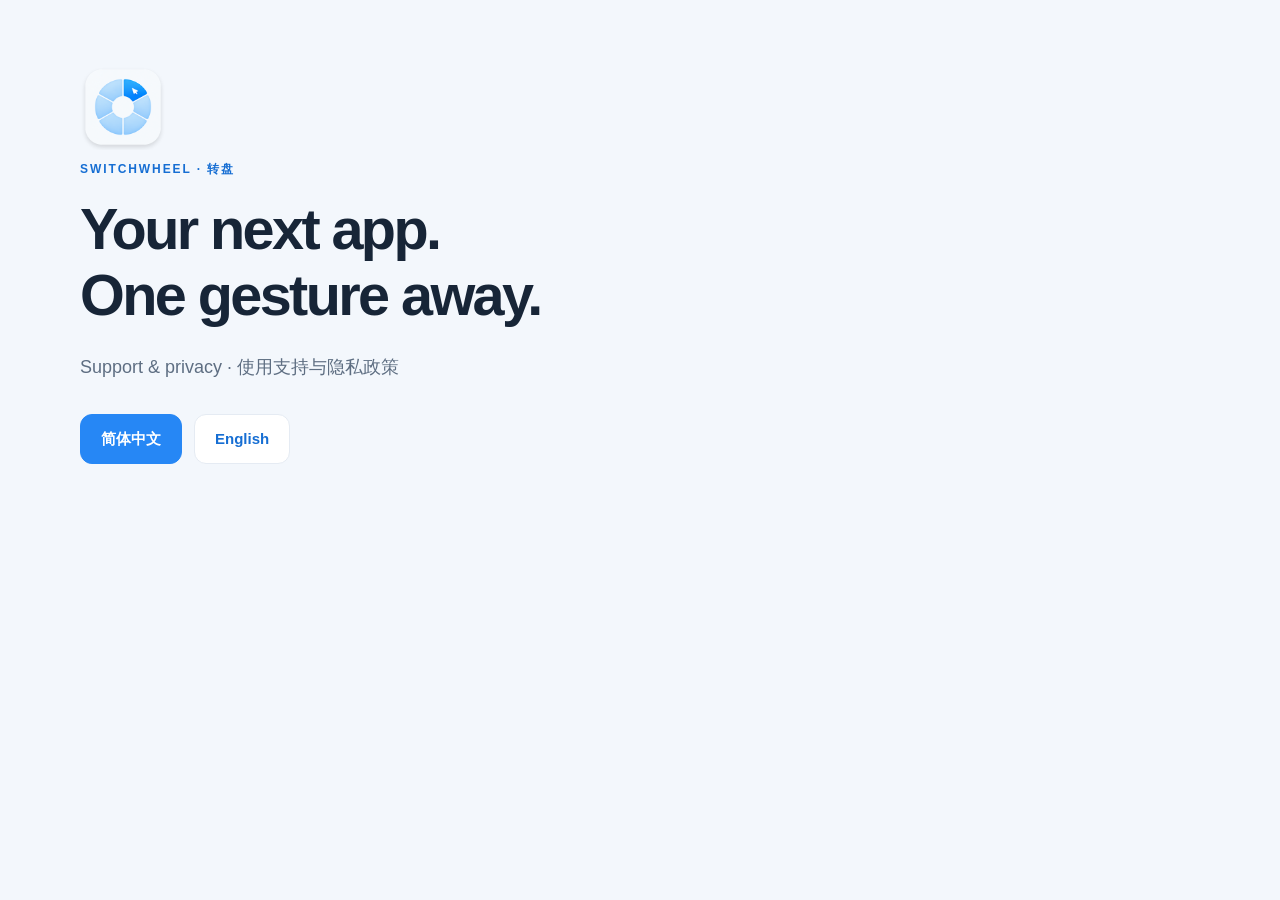
<file: index.html>
<!doctype html><html lang="en"><head><meta charset="utf-8"><meta name="viewport" content="width=device-width, initial-scale=1"><title>SwitchWheel · 转盘</title><meta name="description" content="SwitchWheel support and privacy policy in English and Simplified Chinese."><link rel="icon" href="assets/icon.png"><link rel="stylesheet" href="assets/style.css?v=47cbedd91d"></head><body><main class="wrap"><div class="privacy-hero"><img src="assets/icon.png" width="86" height="86" alt="SwitchWheel"><p class="eyebrow">SWITCHWHEEL · 转盘</p><h1>Your next app.<br>One gesture away.</h1><p class="lede">Support &amp; privacy · 使用支持与隐私政策</p><div class="buttons"><a class="button" href="zh-Hans/support.html" lang="zh-Hans">简体中文</a><a class="button secondary" href="en/support.html" lang="en">English</a></div></div></main></body></html>
</file>
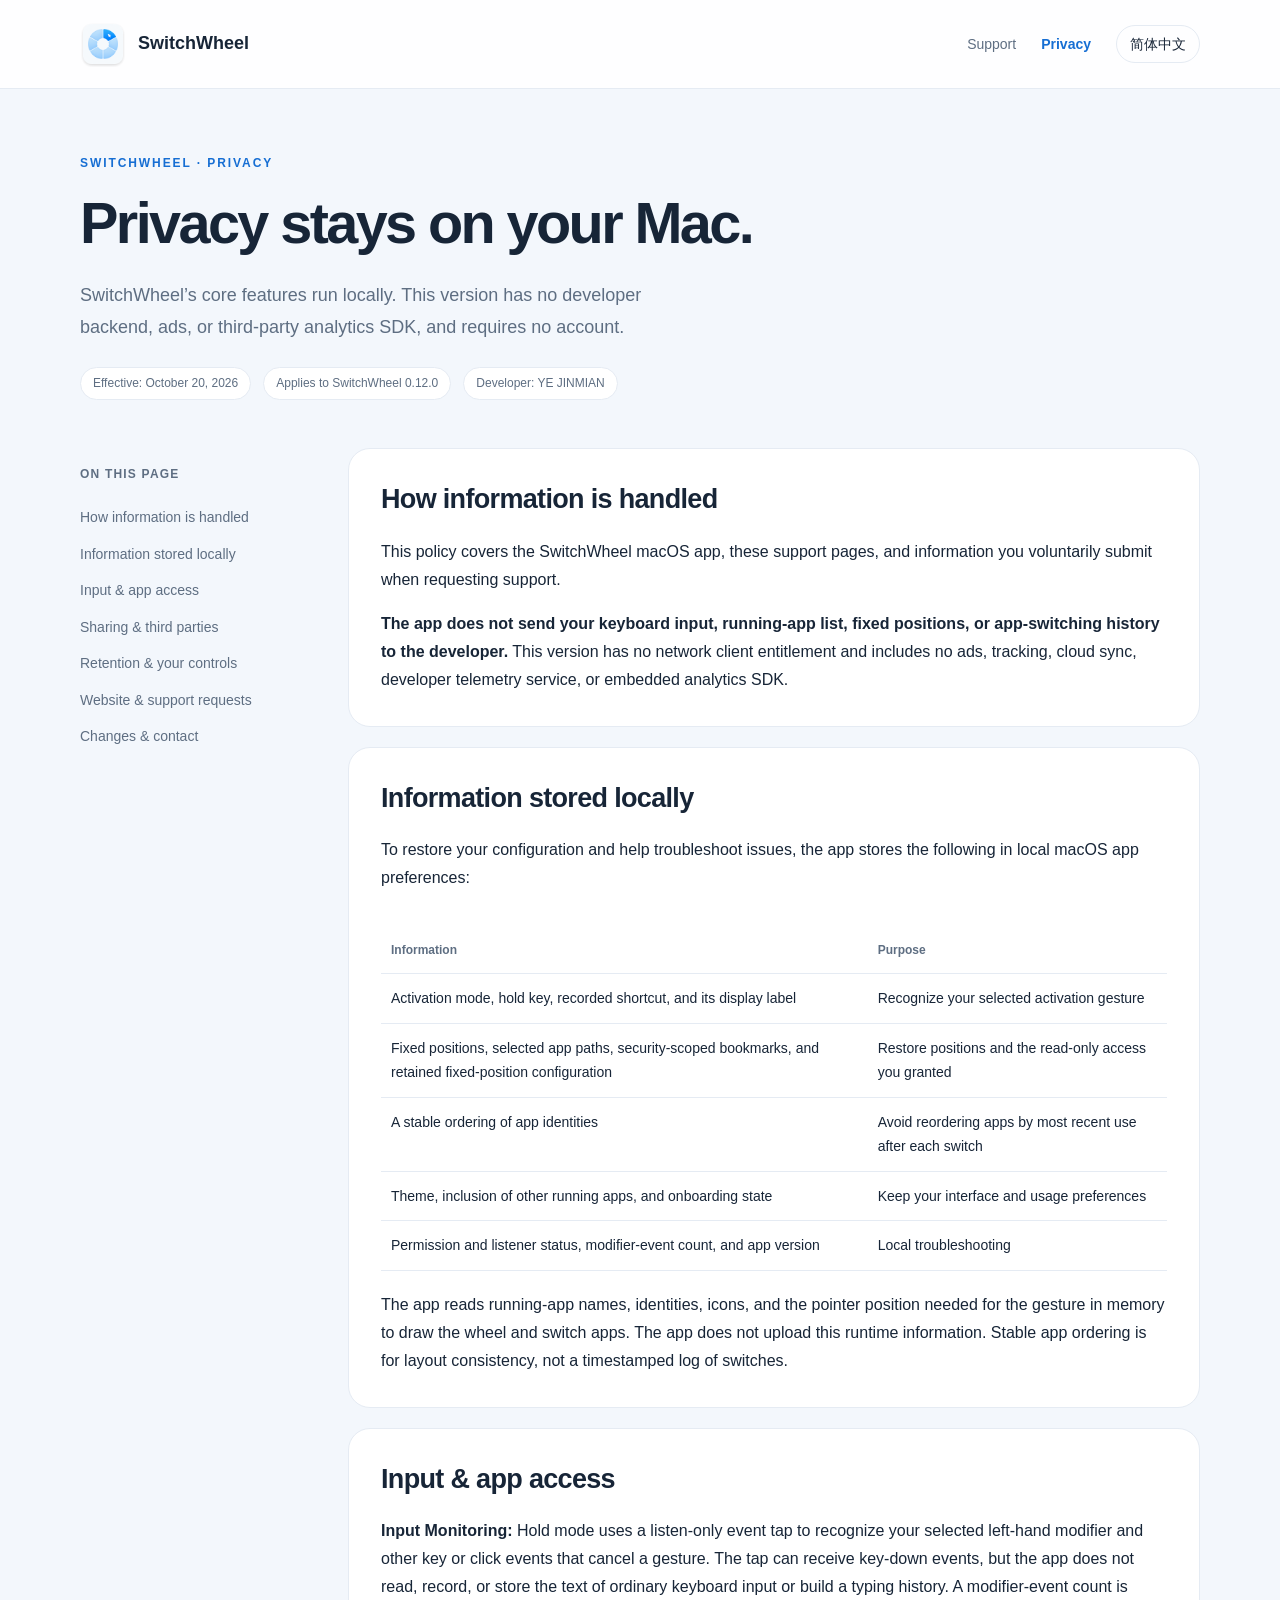
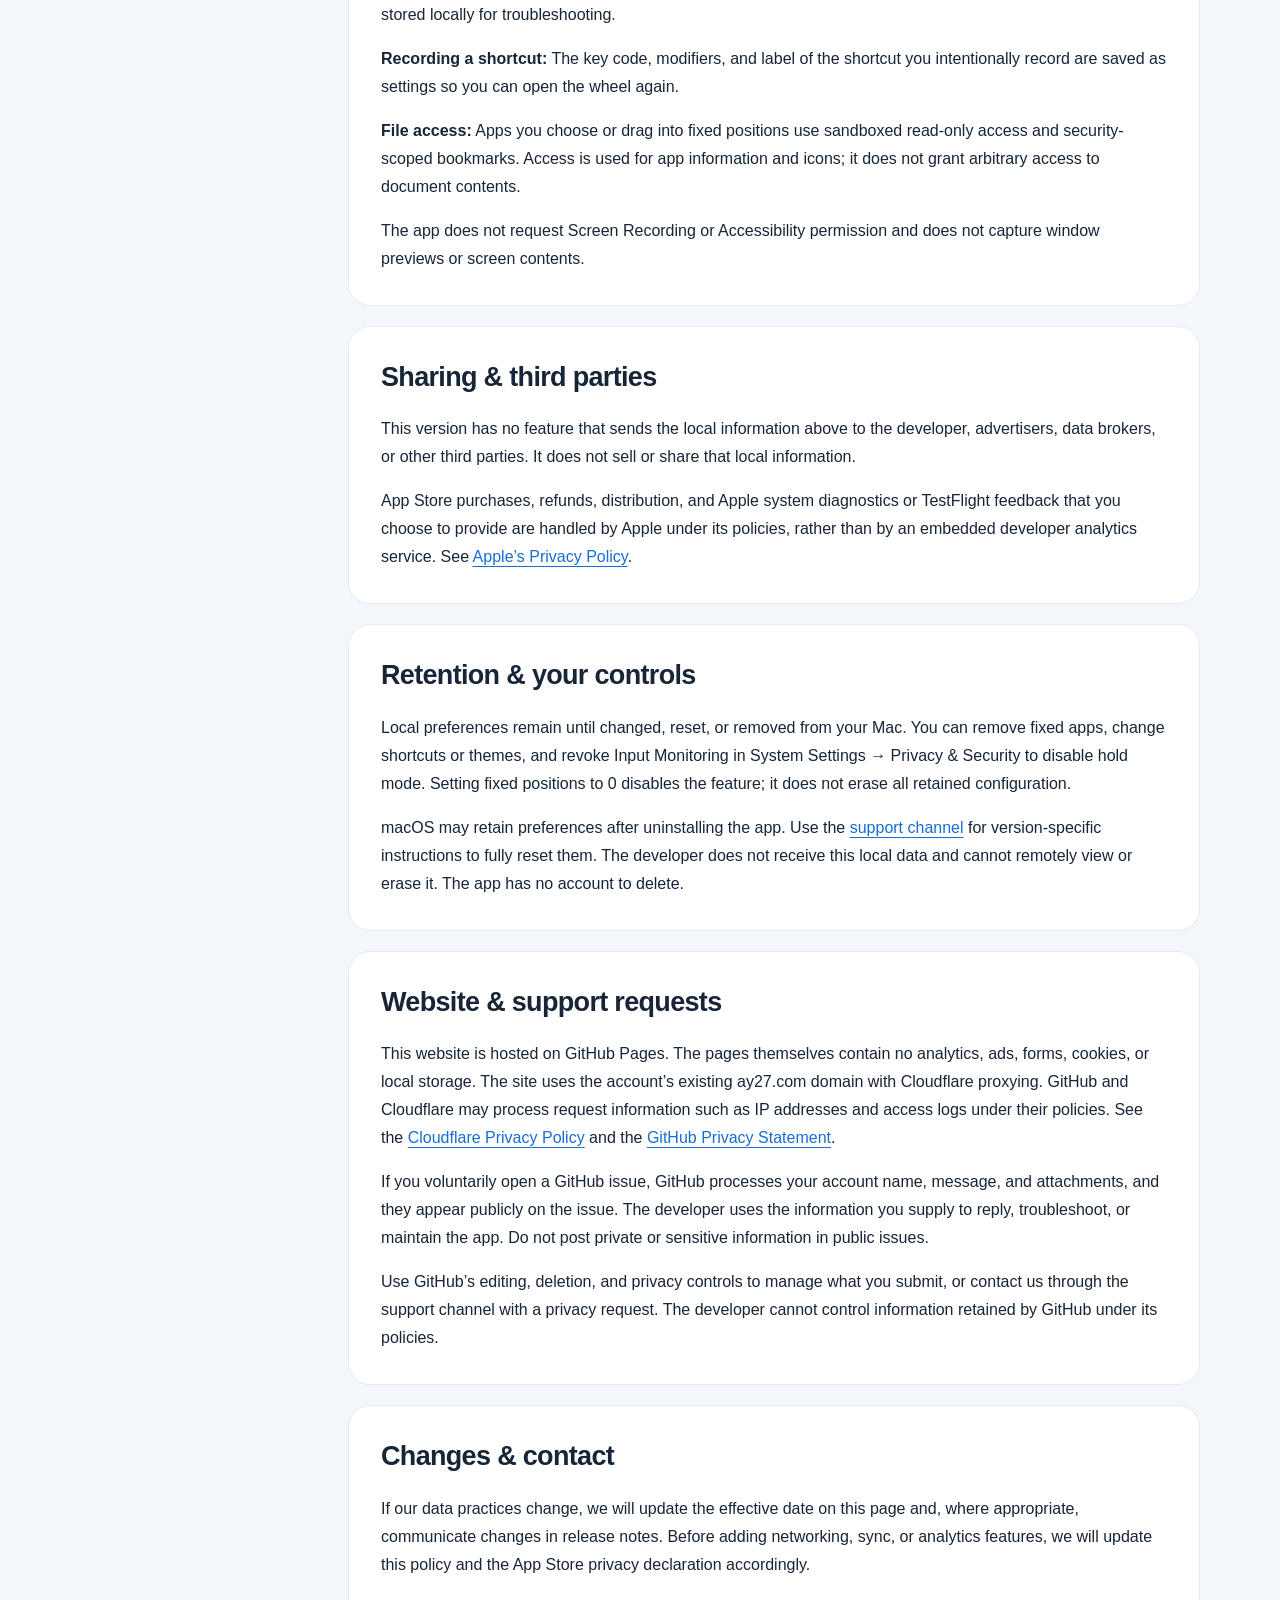
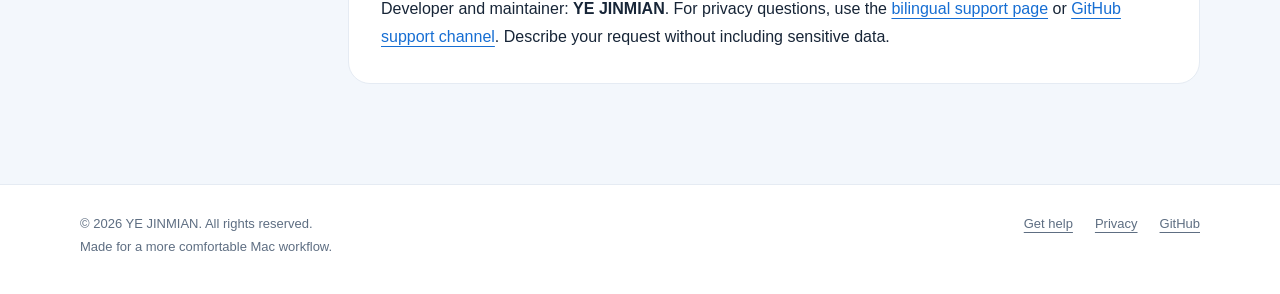
<file: en/privacy.html>
<!doctype html>
<html lang="en"><head><meta charset="utf-8"><meta name="viewport" content="width=device-width, initial-scale=1"><meta name="description" content="Privacy"><meta name="theme-color" content="#f3f7fc"><title>Privacy · SwitchWheel</title><link rel="icon" href="../assets/icon.png"><link rel="stylesheet" href="../assets/style.css?v=47cbedd91d"><link rel="alternate" hreflang="zh-Hans" href="../zh-Hans/privacy.html"><link rel="alternate" hreflang="en" href="../en/privacy.html"></head>
<body><header><nav class="wrap" aria-label="Main navigation"><a class="brand" href="support.html"><img src="../assets/icon.png" width="46" height="46" alt=""><span>SwitchWheel</span></a><div class="links"><a href="support.html" >Support</a><a href="privacy.html" aria-current="page">Privacy</a><a class="language" href="../zh-Hans/privacy.html" lang="zh-Hans" hreflang="zh-Hans">简体中文</a></div></nav></header><main class="wrap" id="main"><div class="privacy-hero"><p class="eyebrow">SWITCHWHEEL · PRIVACY</p><h1>Privacy stays on your Mac.</h1><p class="lede">SwitchWheel’s core features run locally. This version has no developer backend, ads, or third-party analytics SDK, and requires no account.</p><div class="meta"><span class="tag">Effective: October 20, 2026</span><span class="tag">Applies to SwitchWheel 0.12.0</span><span class="tag">Developer: YE JINMIAN</span></div></div><div class="content-grid"><aside class="toc" aria-label="On this page"><strong>On this page</strong><a href="#overview">How information is handled</a><a href="#local">Information stored locally</a><a href="#input">Input & app access</a><a href="#sharing">Sharing & third parties</a><a href="#retention">Retention & your controls</a><a href="#website">Website & support requests</a><a href="#changes">Changes & contact</a></aside><article class="article"><section id="overview"><h2>How information is handled</h2><p>This policy covers the SwitchWheel macOS app, these support pages, and information you voluntarily submit when requesting support.</p><p><strong>The app does not send your keyboard input, running-app list, fixed positions, or app-switching history to the developer.</strong> This version has no network client entitlement and includes no ads, tracking, cloud sync, developer telemetry service, or embedded analytics SDK.</p></section><section id="local"><h2>Information stored locally</h2><p>To restore your configuration and help troubleshoot issues, the app stores the following in local macOS app preferences:</p><div class="table-wrap"><table><thead><tr><th>Information</th><th>Purpose</th></tr></thead><tbody><tr><td>Activation mode, hold key, recorded shortcut, and its display label</td><td>Recognize your selected activation gesture</td></tr><tr><td>Fixed positions, selected app paths, security-scoped bookmarks, and retained fixed-position configuration</td><td>Restore positions and the read-only access you granted</td></tr><tr><td>A stable ordering of app identities</td><td>Avoid reordering apps by most recent use after each switch</td></tr><tr><td>Theme, inclusion of other running apps, and onboarding state</td><td>Keep your interface and usage preferences</td></tr><tr><td>Permission and listener status, modifier-event count, and app version</td><td>Local troubleshooting</td></tr></tbody></table></div><p>The app reads running-app names, identities, icons, and the pointer position needed for the gesture in memory to draw the wheel and switch apps. The app does not upload this runtime information. Stable app ordering is for layout consistency, not a timestamped log of switches.</p></section><section id="input"><h2>Input & app access</h2><p><strong>Input Monitoring:</strong> Hold mode uses a listen-only event tap to recognize your selected left-hand modifier and other key or click events that cancel a gesture. The tap can receive key-down events, but the app does not read, record, or store the text of ordinary keyboard input or build a typing history. A modifier-event count is stored locally for troubleshooting.</p><p><strong>Recording a shortcut:</strong> The key code, modifiers, and label of the shortcut you intentionally record are saved as settings so you can open the wheel again.</p><p><strong>File access:</strong> Apps you choose or drag into fixed positions use sandboxed read-only access and security-scoped bookmarks. Access is used for app information and icons; it does not grant arbitrary access to document contents.</p><p>The app does not request Screen Recording or Accessibility permission and does not capture window previews or screen contents.</p></section><section id="sharing"><h2>Sharing & third parties</h2><p>This version has no feature that sends the local information above to the developer, advertisers, data brokers, or other third parties. It does not sell or share that local information.</p><p>App Store purchases, refunds, distribution, and Apple system diagnostics or TestFlight feedback that you choose to provide are handled by Apple under its policies, rather than by an embedded developer analytics service. See <a href="https://www.apple.com/legal/privacy/">Apple’s Privacy Policy</a>.</p></section><section id="retention"><h2>Retention & your controls</h2><p>Local preferences remain until changed, reset, or removed from your Mac. You can remove fixed apps, change shortcuts or themes, and revoke Input Monitoring in System Settings → Privacy &amp; Security to disable hold mode. Setting fixed positions to 0 disables the feature; it does not erase all retained configuration.</p><p>macOS may retain preferences after uninstalling the app. Use the <a href="support.html#contact">support channel</a> for version-specific instructions to fully reset them. The developer does not receive this local data and cannot remotely view or erase it. The app has no account to delete.</p></section><section id="website"><h2>Website & support requests</h2><p>This website is hosted on GitHub Pages. The pages themselves contain no analytics, ads, forms, cookies, or local storage. The site uses the account’s existing ay27.com domain with Cloudflare proxying. GitHub and Cloudflare may process request information such as IP addresses and access logs under their policies. See the <a href="https://www.cloudflare.com/privacypolicy/">Cloudflare Privacy Policy</a> and the <a href="https://docs.github.com/en/site-policy/privacy-policies/github-privacy-statement">GitHub Privacy Statement</a>.</p><p>If you voluntarily open a GitHub issue, GitHub processes your account name, message, and attachments, and they appear publicly on the issue. The developer uses the information you supply to reply, troubleshoot, or maintain the app. Do not post private or sensitive information in public issues.</p><p>Use GitHub’s editing, deletion, and privacy controls to manage what you submit, or contact us through the support channel with a privacy request. The developer cannot control information retained by GitHub under its policies.</p></section><section id="changes"><h2>Changes & contact</h2><p>If our data practices change, we will update the effective date on this page and, where appropriate, communicate changes in release notes. Before adding networking, sync, or analytics features, we will update this policy and the App Store privacy declaration accordingly.</p><p>Developer and maintainer: <strong>YE JINMIAN</strong>. For privacy questions, use the <a href="support.html#contact">bilingual support page</a> or <a href="https://github.com/ay27/SwitchWheel-Support/issues/new">GitHub support channel</a>. Describe your request without including sensitive data.</p></section></article></div></main><footer><div class="wrap footer-row"><div><p>© 2026 YE JINMIAN. All rights reserved.</p><p>Made for a more comfortable Mac workflow.</p></div><div class="footer-links"><a href="support.html#contact">Get help</a><a href="privacy.html">Privacy</a><a href="https://github.com/ay27/SwitchWheel-Support">GitHub</a></div></div></footer></body></html>
</file>
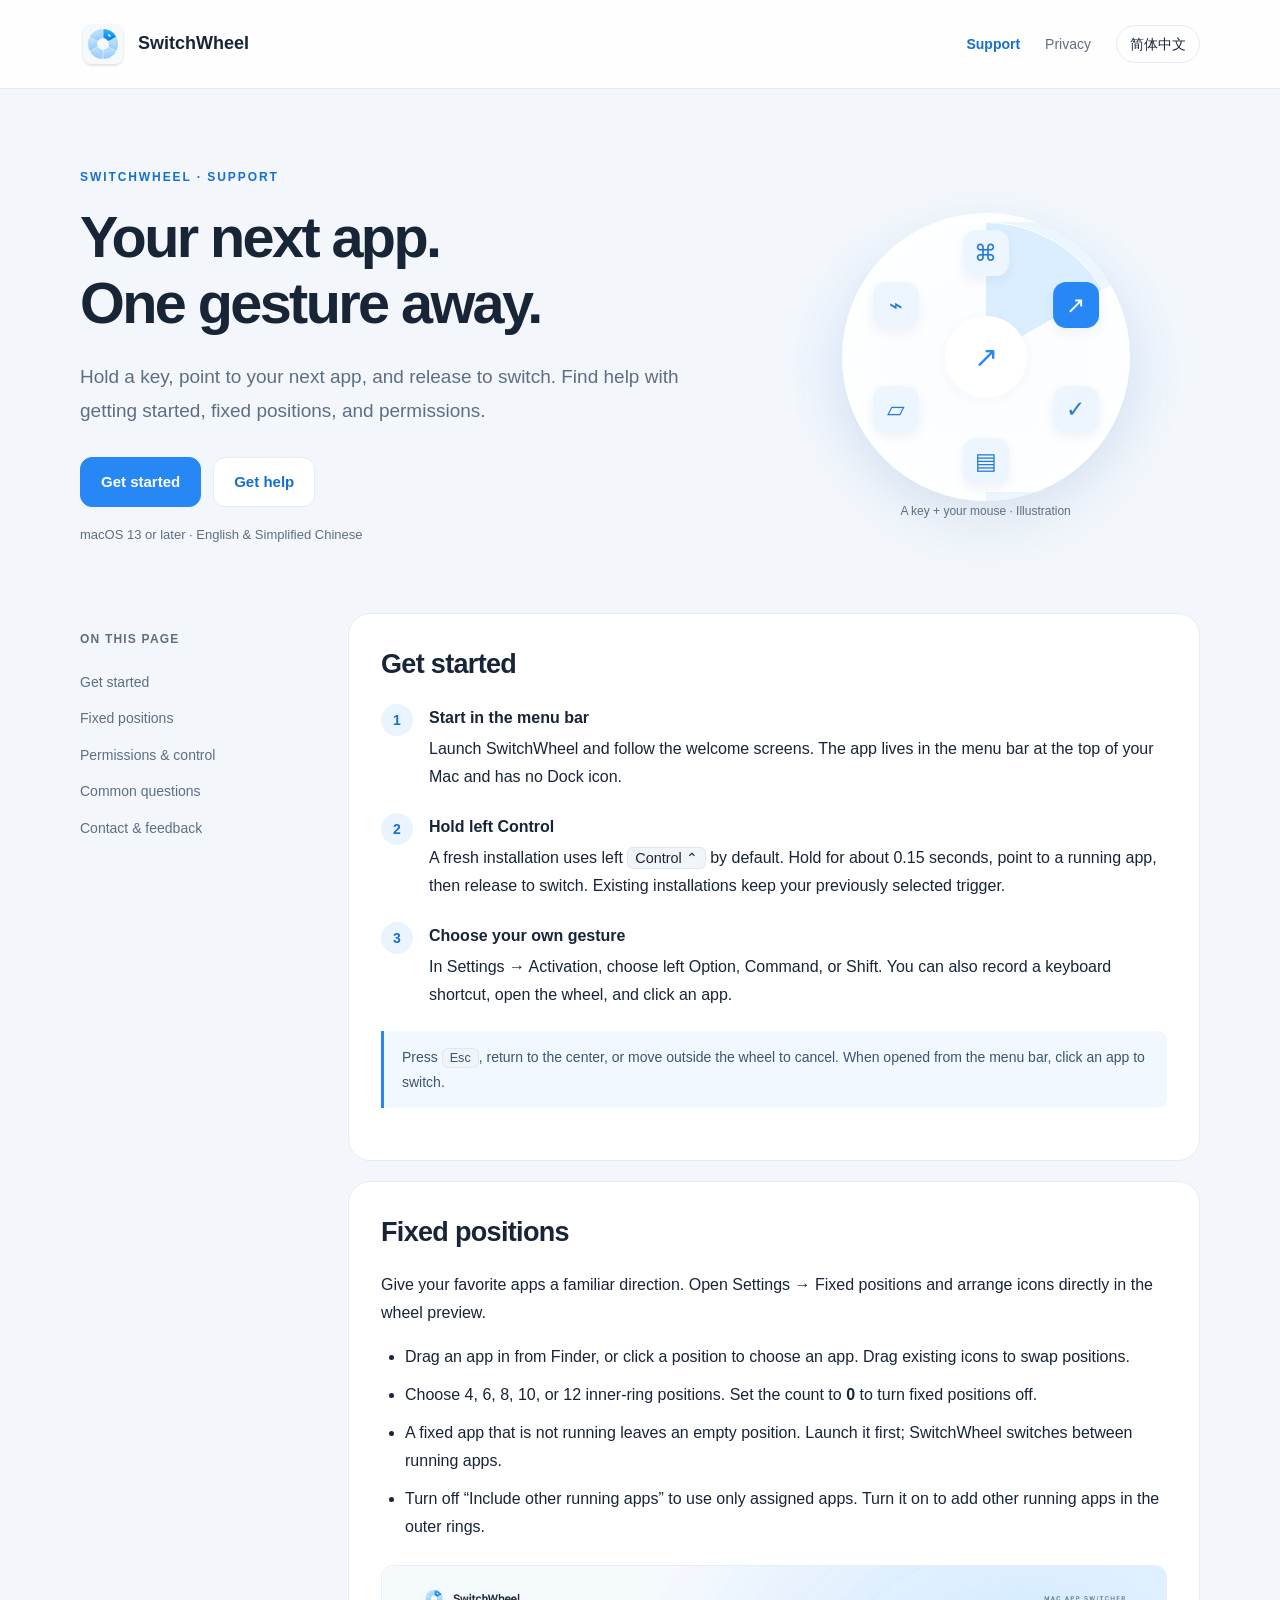
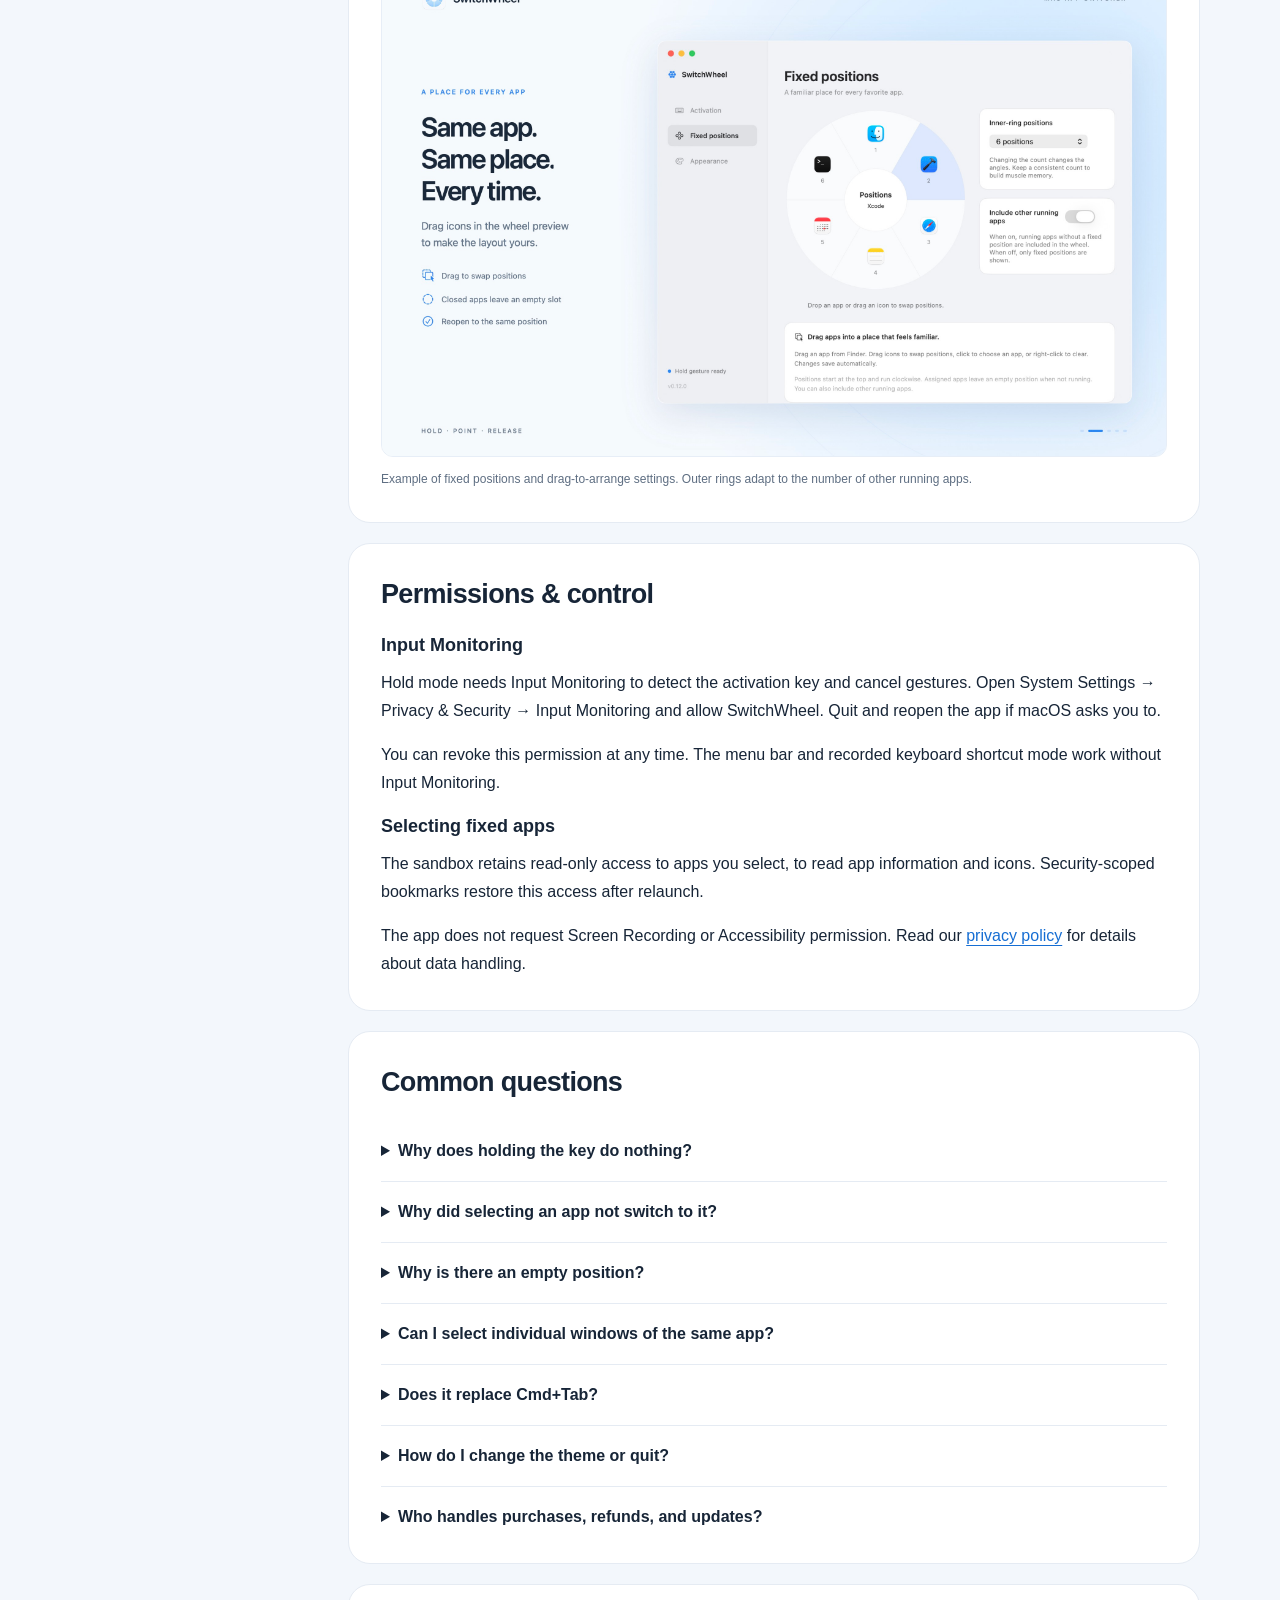
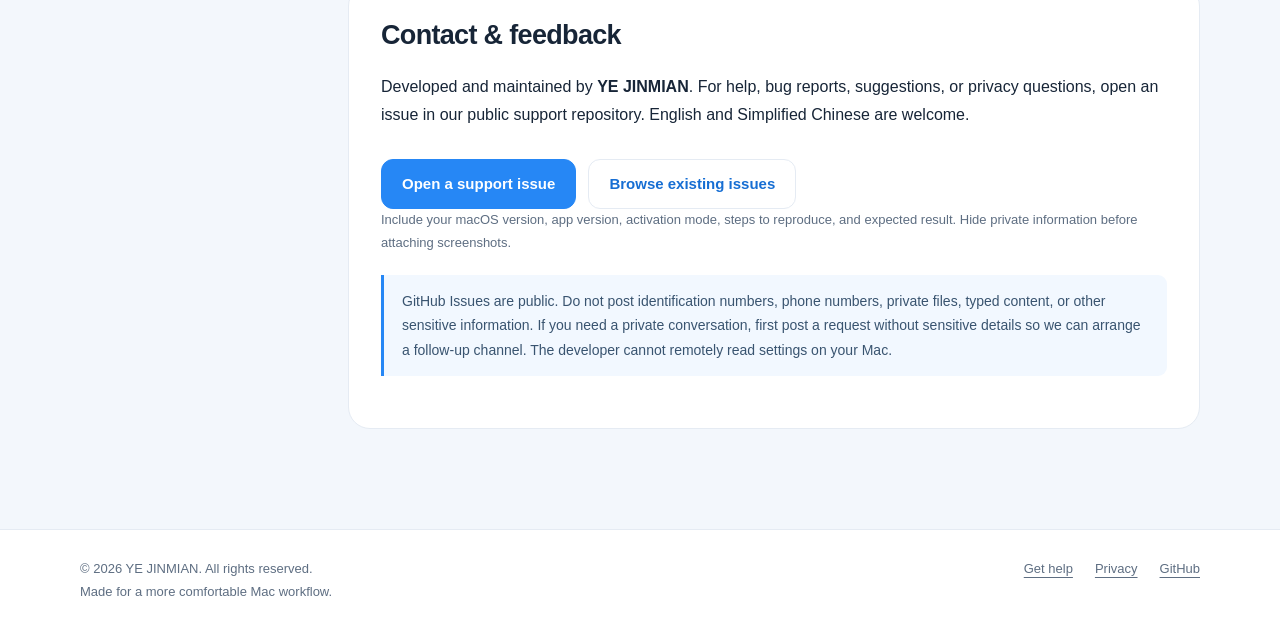
<file: en/support.html>
<!doctype html>
<html lang="en"><head><meta charset="utf-8"><meta name="viewport" content="width=device-width, initial-scale=1"><meta name="description" content="Support"><meta name="theme-color" content="#f3f7fc"><title>Support · SwitchWheel</title><link rel="icon" href="../assets/icon.png"><link rel="stylesheet" href="../assets/style.css?v=47cbedd91d"><link rel="alternate" hreflang="zh-Hans" href="../zh-Hans/support.html"><link rel="alternate" hreflang="en" href="../en/support.html"></head>
<body><header><nav class="wrap" aria-label="Main navigation"><a class="brand" href="support.html"><img src="../assets/icon.png" width="46" height="46" alt=""><span>SwitchWheel</span></a><div class="links"><a href="support.html" aria-current="page">Support</a><a href="privacy.html" >Privacy</a><a class="language" href="../zh-Hans/support.html" lang="zh-Hans" hreflang="zh-Hans">简体中文</a></div></nav></header><main class="wrap" id="main"><div class="hero"><div><p class="eyebrow">SWITCHWHEEL · SUPPORT</p><h1>Your next app.<br>One gesture away.</h1><p class="lede">Hold a key, point to your next app, and release to switch. Find help with getting started, fixed positions, and permissions.</p><div class="buttons"><a class="button" href="#start">Get started</a><a class="button secondary" href="#contact">Get help</a></div><p class="hint">macOS 13 or later · English & Simplified Chinese</p></div><div class="wheel-stage" aria-hidden="true"><div class="wheel"><span class="node " style="--angle:0deg">⌘</span><span class="node selected" style="--angle:60deg">↗</span><span class="node " style="--angle:120deg">✓</span><span class="node " style="--angle:180deg">▤</span><span class="node " style="--angle:240deg">▱</span><span class="node " style="--angle:300deg">⌁</span><div class="hub">↗</div></div><span class="wheel-caption">A key + your mouse · Illustration</span></div></div><div class="content-grid"><aside class="toc" aria-label="On this page"><strong>On this page</strong><a href="#start">Get started</a><a href="#positions">Fixed positions</a><a href="#permissions">Permissions & control</a><a href="#faq">Common questions</a><a href="#contact">Contact & feedback</a></aside><article class="article"><section id="start"><h2>Get started</h2><ol class="step-list"><li><div><strong>Start in the menu bar</strong>Launch SwitchWheel and follow the welcome screens. The app lives in the menu bar at the top of your Mac and has no Dock icon.</div></li><li><div><strong>Hold left Control</strong>A fresh installation uses left <kbd>Control ⌃</kbd> by default. Hold for about 0.15 seconds, point to a running app, then release to switch. Existing installations keep your previously selected trigger.</div></li><li><div><strong>Choose your own gesture</strong>In Settings → Activation, choose left Option, Command, or Shift. You can also record a keyboard shortcut, open the wheel, and click an app.</div></li></ol><div class="note">Press <kbd>Esc</kbd>, return to the center, or move outside the wheel to cancel. When opened from the menu bar, click an app to switch.</div></section><section id="positions"><h2>Fixed positions</h2><p>Give your favorite apps a familiar direction. Open Settings → Fixed positions and arrange icons directly in the wheel preview.</p><ul><li>Drag an app in from Finder, or click a position to choose an app. Drag existing icons to swap positions.</li><li>Choose 4, 6, 8, 10, or 12 inner-ring positions. Set the count to <strong>0</strong> to turn fixed positions off.</li><li>A fixed app that is not running leaves an empty position. Launch it first; SwitchWheel switches between running apps.</li><li>Turn off “Include other running apps” to use only assigned apps. Turn it on to add other running apps in the outer rings.</li></ul><img class="screenshot" src="../assets/fixed-en-US.png" alt="SwitchWheel Settings showing apps arranged by dragging in the fixed-position wheel preview" width="2560" height="1600" loading="lazy"><p class="caption">Example of fixed positions and drag-to-arrange settings. Outer rings adapt to the number of other running apps.</p></section><section id="permissions"><h2>Permissions & control</h2><h3>Input Monitoring</h3><p>Hold mode needs Input Monitoring to detect the activation key and cancel gestures. Open System Settings → Privacy &amp; Security → Input Monitoring and allow SwitchWheel. Quit and reopen the app if macOS asks you to.</p><p>You can revoke this permission at any time. The menu bar and recorded keyboard shortcut mode work without Input Monitoring.</p><h3>Selecting fixed apps</h3><p>The sandbox retains read-only access to apps you select, to read app information and icons. Security-scoped bookmarks restore this access after relaunch.</p><p>The app does not request Screen Recording or Accessibility permission. Read our <a href="privacy.html">privacy policy</a> for details about data handling.</p></section><section id="faq"><h2>Common questions</h2><details><summary>Why does holding the key do nothing?</summary><p>Hold the <strong>left-hand</strong> key selected in Settings for about 0.15 seconds; a tap or the right-hand key will not activate the wheel. Check Input Monitoring. A change of installation path or signing identity may require granting permission again. Quit from the menu bar and reopen SwitchWheel, making sure only one version is running.</p></details><details><summary>Why did selecting an app not switch to it?</summary><p>In hold mode, keep the key pressed, move onto a valid app icon, then release. The center, outside of the wheel, and empty positions cancel the gesture. When using a recorded shortcut or the menu bar, click the icon to switch.</p></details><details><summary>Why is there an empty position?</summary><p>A fixed app keeps its position when it is not running. Launch that app to make it available there. If you use only fixed apps, also check that apps are assigned to the positions.</p></details><details><summary>Can I select individual windows of the same app?</summary><p>SwitchWheel switches apps, with one entry per app. This version does not choose individual windows or show window previews.</p></details><details><summary>Does it replace Cmd+Tab?</summary><p>It does not change the system Cmd+Tab binding. You can use SwitchWheel alongside the macOS app switcher.</p></details><details><summary>How do I change the theme or quit?</summary><p>Open Settings → Appearance from the menu bar and choose a light or dark wheel. To quit, choose Quit from the SwitchWheel menu bar menu.</p></details><details><summary>Who handles purchases, refunds, and updates?</summary><p>Apple handles purchases, refunds, and updates through the App Store. Request a refund at <a href="https://reportaproblem.apple.com/">Apple’s Report a Problem page</a>. For app features or bugs, use the support links below.</p></details></section><section id="contact"><h2>Contact & feedback</h2><p>Developed and maintained by <strong>YE JINMIAN</strong>. For help, bug reports, suggestions, or privacy questions, open an issue in our public support repository. English and Simplified Chinese are welcome.</p><div class="buttons"><a class="button" href="https://github.com/ay27/SwitchWheel-Support/issues/new">Open a support issue</a><a class="button secondary" href="https://github.com/ay27/SwitchWheel-Support/issues">Browse existing issues</a></div><p class="hint">Include your macOS version, app version, activation mode, steps to reproduce, and expected result. Hide private information before attaching screenshots.</p><div class="note">GitHub Issues are public. Do not post identification numbers, phone numbers, private files, typed content, or other sensitive information. If you need a private conversation, first post a request without sensitive details so we can arrange a follow-up channel. The developer cannot remotely read settings on your Mac.</div></section></article></div></main><footer><div class="wrap footer-row"><div><p>© 2026 YE JINMIAN. All rights reserved.</p><p>Made for a more comfortable Mac workflow.</p></div><div class="footer-links"><a href="support.html#contact">Get help</a><a href="privacy.html">Privacy</a><a href="https://github.com/ay27/SwitchWheel-Support">GitHub</a></div></div></footer></body></html>
</file>
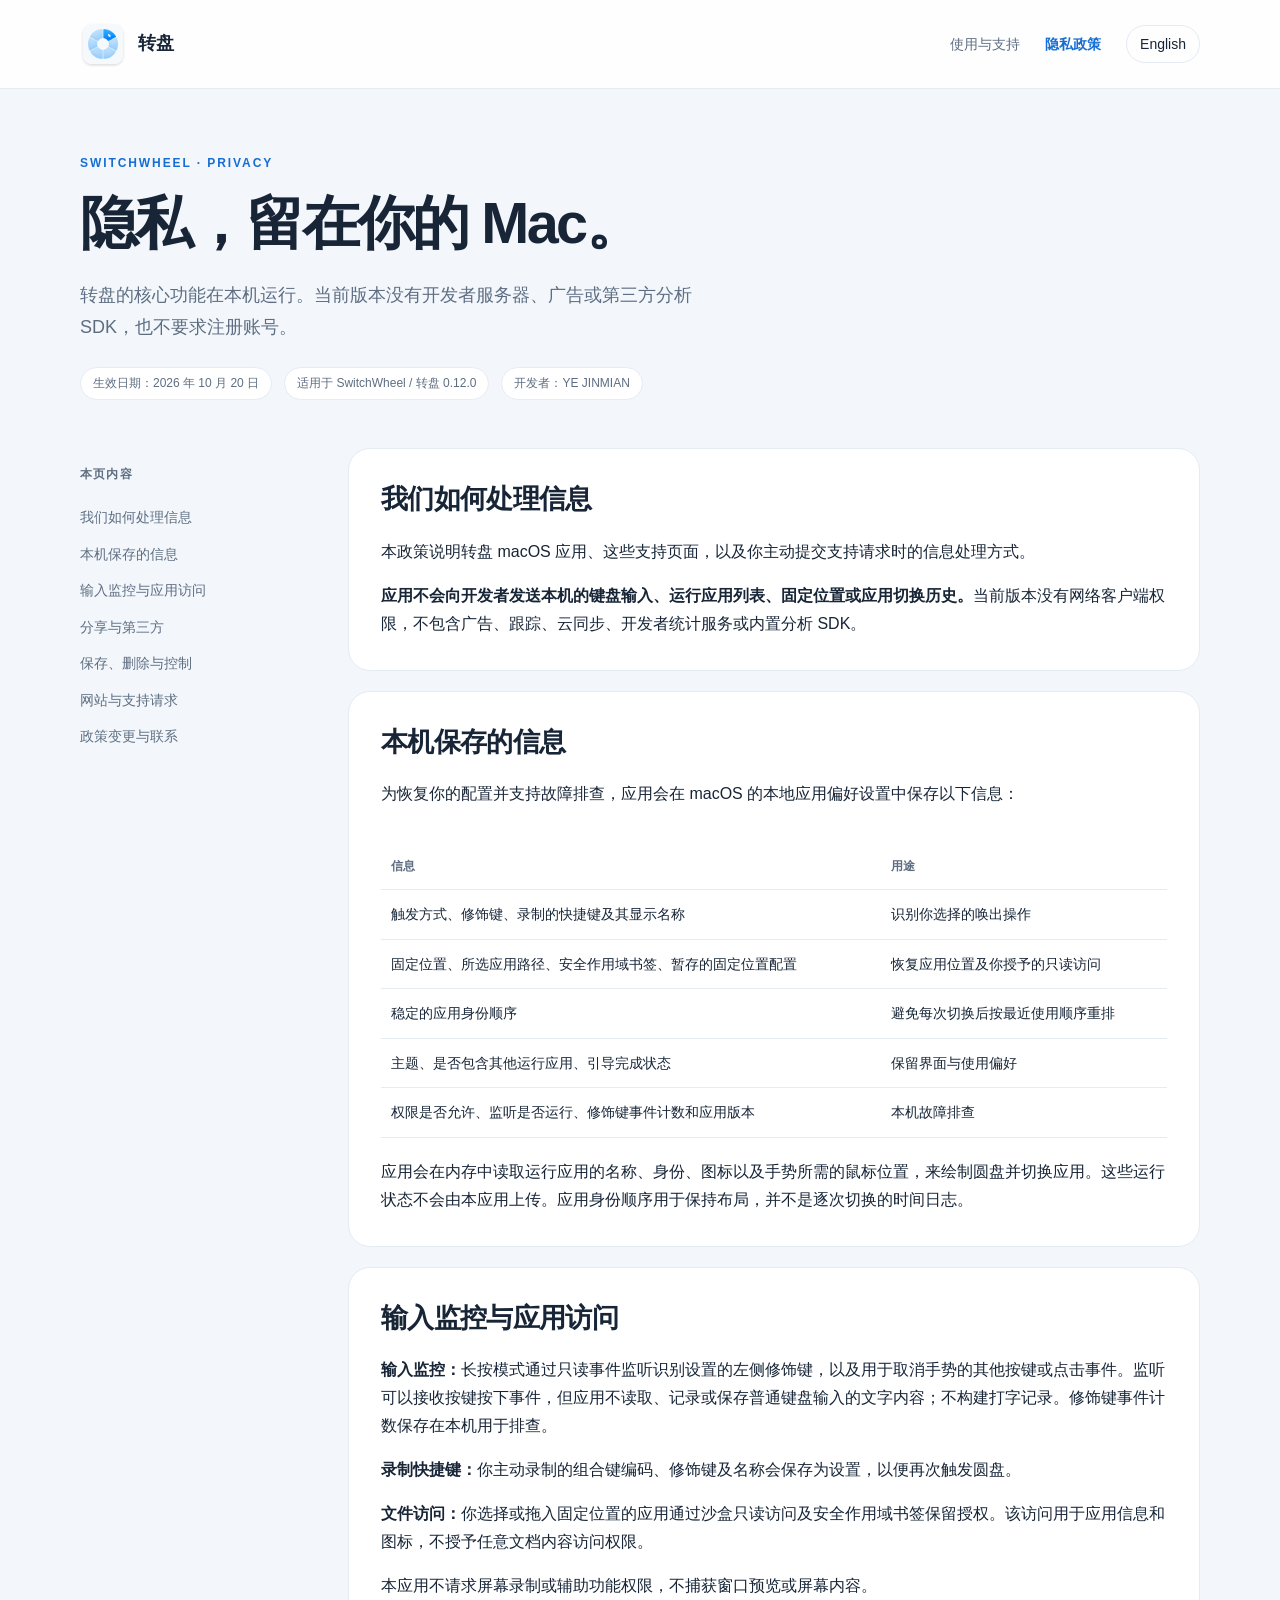
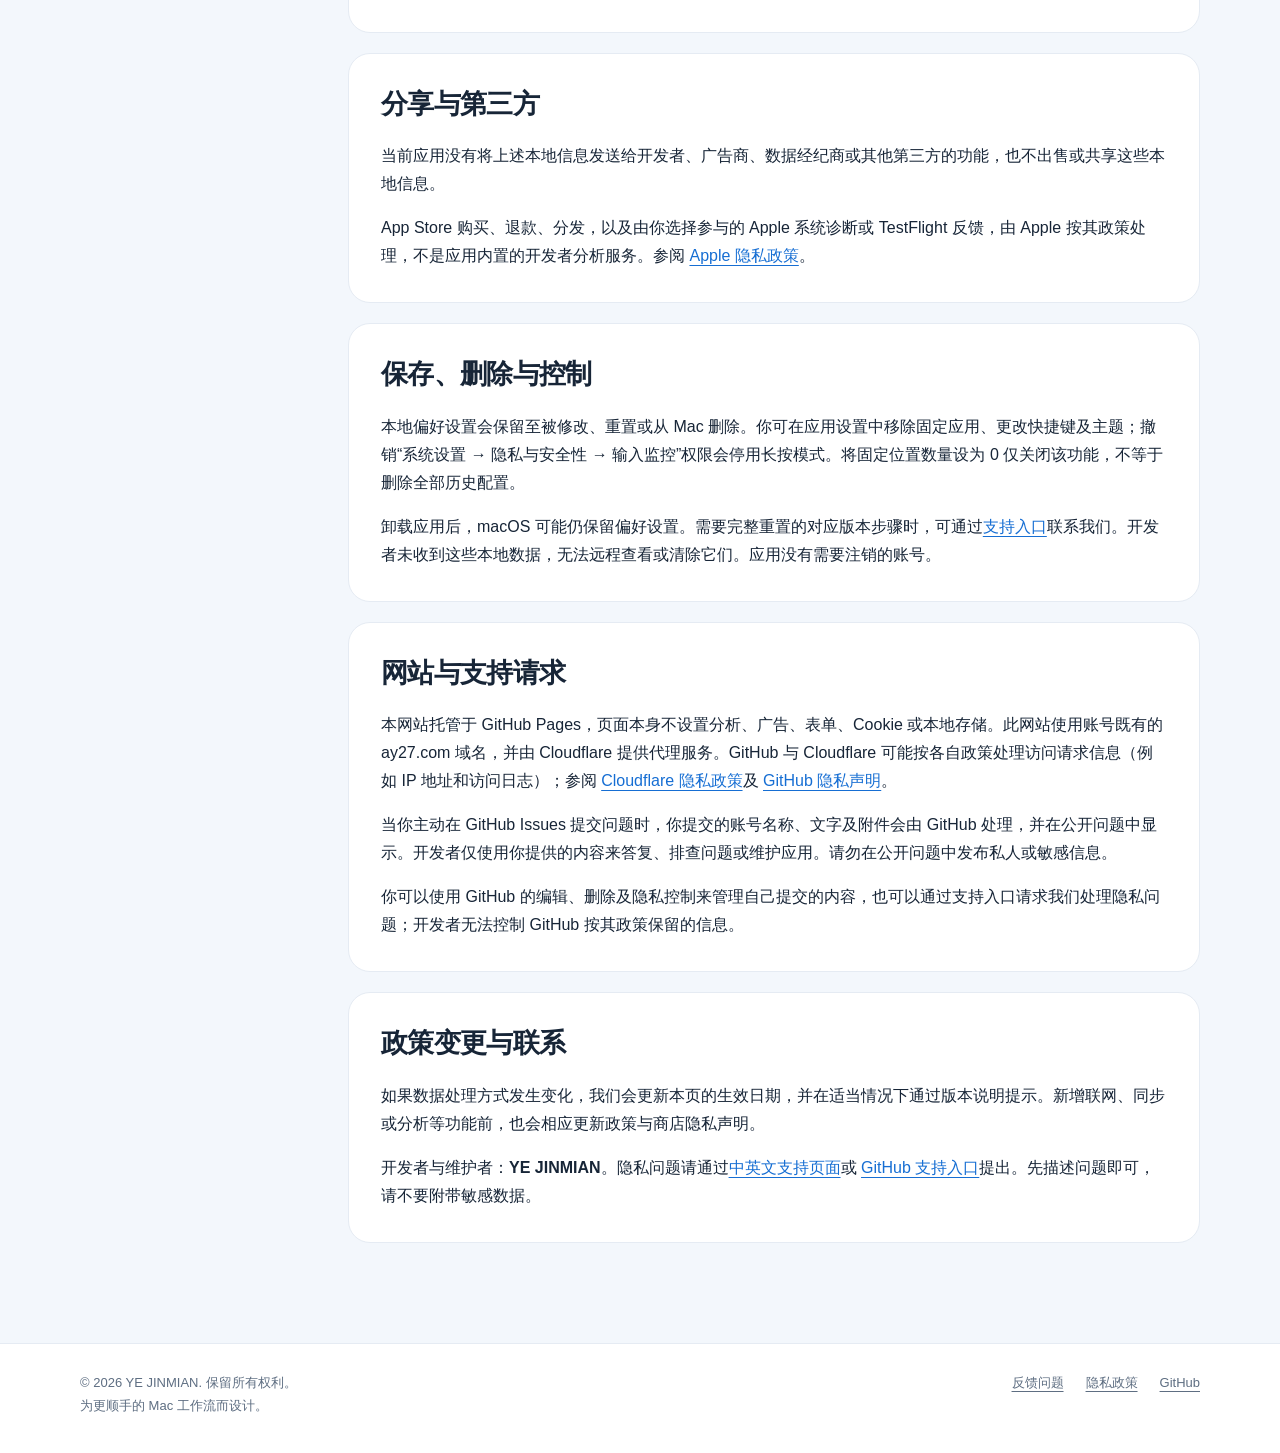
<file: zh-Hans/privacy.html>
<!doctype html>
<html lang="zh-Hans"><head><meta charset="utf-8"><meta name="viewport" content="width=device-width, initial-scale=1"><meta name="description" content="隐私政策"><meta name="theme-color" content="#f3f7fc"><title>隐私政策 · 转盘</title><link rel="icon" href="../assets/icon.png"><link rel="stylesheet" href="../assets/style.css?v=47cbedd91d"><link rel="alternate" hreflang="zh-Hans" href="../zh-Hans/privacy.html"><link rel="alternate" hreflang="en" href="../en/privacy.html"></head>
<body><header><nav class="wrap" aria-label="主导航"><a class="brand" href="support.html"><img src="../assets/icon.png" width="46" height="46" alt=""><span>转盘</span></a><div class="links"><a href="support.html" >使用与支持</a><a href="privacy.html" aria-current="page">隐私政策</a><a class="language" href="../en/privacy.html" lang="en" hreflang="en">English</a></div></nav></header><main class="wrap" id="main"><div class="privacy-hero"><p class="eyebrow">SWITCHWHEEL · PRIVACY</p><h1>隐私，留在你的 Mac。</h1><p class="lede">转盘的核心功能在本机运行。当前版本没有开发者服务器、广告或第三方分析 SDK，也不要求注册账号。</p><div class="meta"><span class="tag">生效日期：2026 年 10 月 20 日</span><span class="tag">适用于 SwitchWheel / 转盘 0.12.0</span><span class="tag">开发者：YE JINMIAN</span></div></div><div class="content-grid"><aside class="toc" aria-label="本页内容"><strong>本页内容</strong><a href="#overview">我们如何处理信息</a><a href="#local">本机保存的信息</a><a href="#input">输入监控与应用访问</a><a href="#sharing">分享与第三方</a><a href="#retention">保存、删除与控制</a><a href="#website">网站与支持请求</a><a href="#changes">政策变更与联系</a></aside><article class="article"><section id="overview"><h2>我们如何处理信息</h2><p>本政策说明转盘 macOS 应用、这些支持页面，以及你主动提交支持请求时的信息处理方式。</p><p><strong>应用不会向开发者发送本机的键盘输入、运行应用列表、固定位置或应用切换历史。</strong>当前版本没有网络客户端权限，不包含广告、跟踪、云同步、开发者统计服务或内置分析 SDK。</p></section><section id="local"><h2>本机保存的信息</h2><p>为恢复你的配置并支持故障排查，应用会在 macOS 的本地应用偏好设置中保存以下信息：</p><div class="table-wrap"><table><thead><tr><th>信息</th><th>用途</th></tr></thead><tbody><tr><td>触发方式、修饰键、录制的快捷键及其显示名称</td><td>识别你选择的唤出操作</td></tr><tr><td>固定位置、所选应用路径、安全作用域书签、暂存的固定位置配置</td><td>恢复应用位置及你授予的只读访问</td></tr><tr><td>稳定的应用身份顺序</td><td>避免每次切换后按最近使用顺序重排</td></tr><tr><td>主题、是否包含其他运行应用、引导完成状态</td><td>保留界面与使用偏好</td></tr><tr><td>权限是否允许、监听是否运行、修饰键事件计数和应用版本</td><td>本机故障排查</td></tr></tbody></table></div><p>应用会在内存中读取运行应用的名称、身份、图标以及手势所需的鼠标位置，来绘制圆盘并切换应用。这些运行状态不会由本应用上传。应用身份顺序用于保持布局，并不是逐次切换的时间日志。</p></section><section id="input"><h2>输入监控与应用访问</h2><p><strong>输入监控：</strong>长按模式通过只读事件监听识别设置的左侧修饰键，以及用于取消手势的其他按键或点击事件。监听可以接收按键按下事件，但应用不读取、记录或保存普通键盘输入的文字内容；不构建打字记录。修饰键事件计数保存在本机用于排查。</p><p><strong>录制快捷键：</strong>你主动录制的组合键编码、修饰键及名称会保存为设置，以便再次触发圆盘。</p><p><strong>文件访问：</strong>你选择或拖入固定位置的应用通过沙盒只读访问及安全作用域书签保留授权。该访问用于应用信息和图标，不授予任意文档内容访问权限。</p><p>本应用不请求屏幕录制或辅助功能权限，不捕获窗口预览或屏幕内容。</p></section><section id="sharing"><h2>分享与第三方</h2><p>当前应用没有将上述本地信息发送给开发者、广告商、数据经纪商或其他第三方的功能，也不出售或共享这些本地信息。</p><p>App Store 购买、退款、分发，以及由你选择参与的 Apple 系统诊断或 TestFlight 反馈，由 Apple 按其政策处理，不是应用内置的开发者分析服务。参阅 <a href="https://www.apple.com/legal/privacy/">Apple 隐私政策</a>。</p></section><section id="retention"><h2>保存、删除与控制</h2><p>本地偏好设置会保留至被修改、重置或从 Mac 删除。你可在应用设置中移除固定应用、更改快捷键及主题；撤销“系统设置 → 隐私与安全性 → 输入监控”权限会停用长按模式。将固定位置数量设为 0 仅关闭该功能，不等于删除全部历史配置。</p><p>卸载应用后，macOS 可能仍保留偏好设置。需要完整重置的对应版本步骤时，可通过<a href="support.html#contact">支持入口</a>联系我们。开发者未收到这些本地数据，无法远程查看或清除它们。应用没有需要注销的账号。</p></section><section id="website"><h2>网站与支持请求</h2><p>本网站托管于 GitHub Pages，页面本身不设置分析、广告、表单、Cookie 或本地存储。此网站使用账号既有的 ay27.com 域名，并由 Cloudflare 提供代理服务。GitHub 与 Cloudflare 可能按各自政策处理访问请求信息（例如 IP 地址和访问日志）；参阅 <a href="https://www.cloudflare.com/privacypolicy/">Cloudflare 隐私政策</a>及 <a href="https://docs.github.com/en/site-policy/privacy-policies/github-privacy-statement">GitHub 隐私声明</a>。</p><p>当你主动在 GitHub Issues 提交问题时，你提交的账号名称、文字及附件会由 GitHub 处理，并在公开问题中显示。开发者仅使用你提供的内容来答复、排查问题或维护应用。请勿在公开问题中发布私人或敏感信息。</p><p>你可以使用 GitHub 的编辑、删除及隐私控制来管理自己提交的内容，也可以通过支持入口请求我们处理隐私问题；开发者无法控制 GitHub 按其政策保留的信息。</p></section><section id="changes"><h2>政策变更与联系</h2><p>如果数据处理方式发生变化，我们会更新本页的生效日期，并在适当情况下通过版本说明提示。新增联网、同步或分析等功能前，也会相应更新政策与商店隐私声明。</p><p>开发者与维护者：<strong>YE JINMIAN</strong>。隐私问题请通过<a href="support.html#contact">中英文支持页面</a>或 <a href="https://github.com/ay27/SwitchWheel-Support/issues/new">GitHub 支持入口</a>提出。先描述问题即可，请不要附带敏感数据。</p></section></article></div></main><footer><div class="wrap footer-row"><div><p>© 2026 YE JINMIAN. 保留所有权利。</p><p>为更顺手的 Mac 工作流而设计。</p></div><div class="footer-links"><a href="support.html#contact">反馈问题</a><a href="privacy.html">隐私政策</a><a href="https://github.com/ay27/SwitchWheel-Support">GitHub</a></div></div></footer></body></html>
</file>
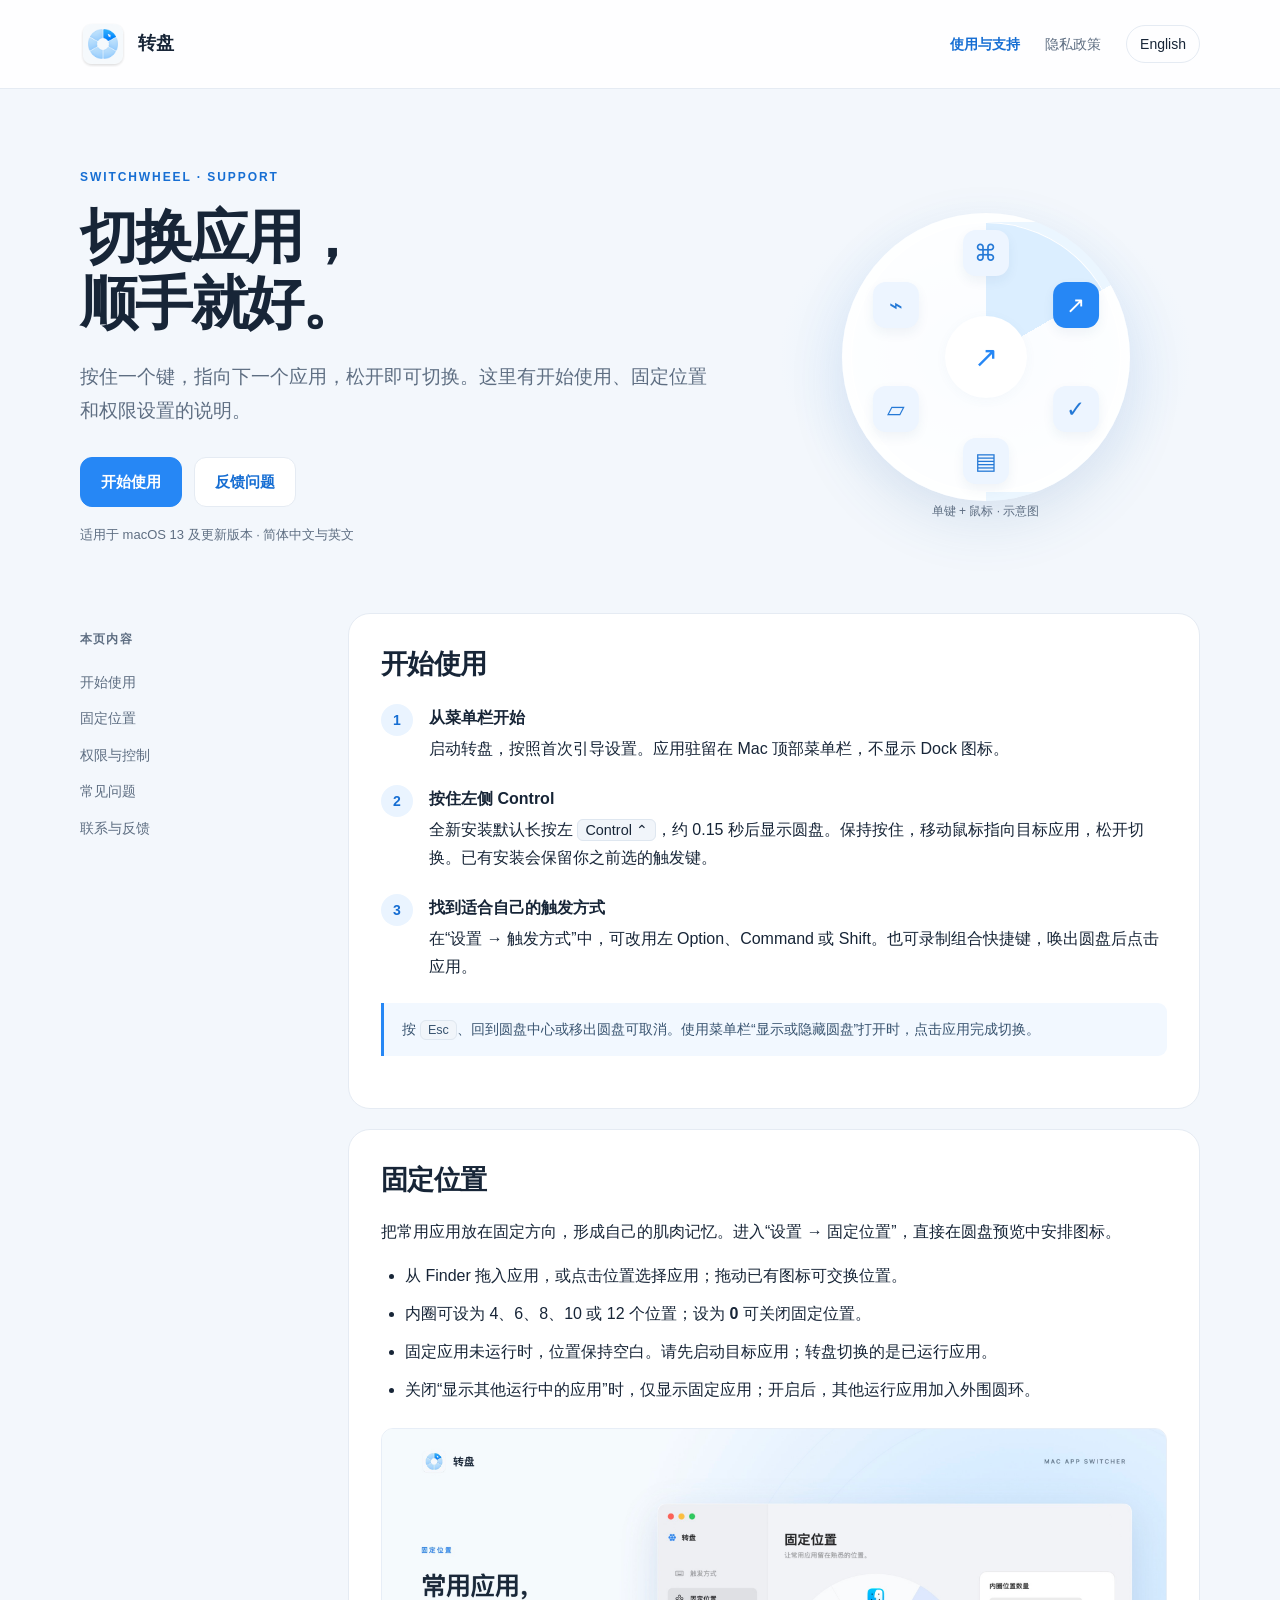
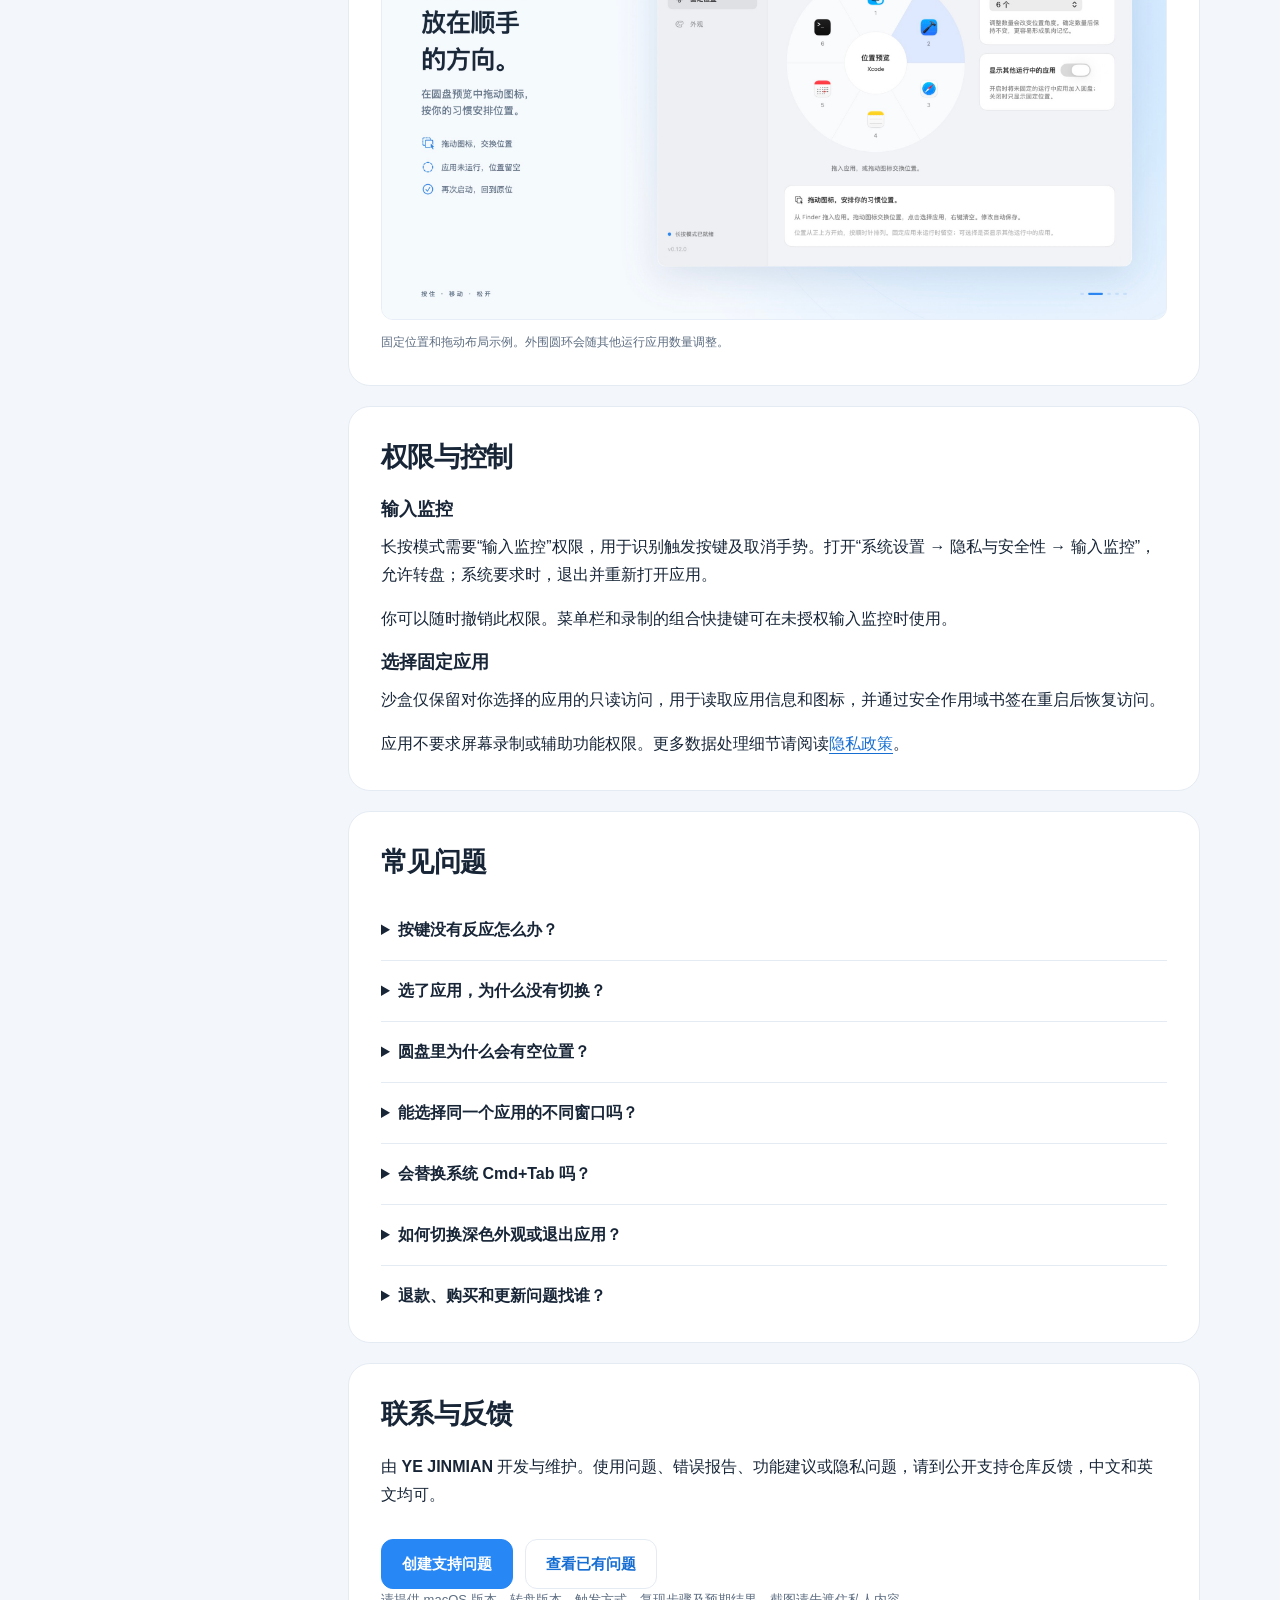
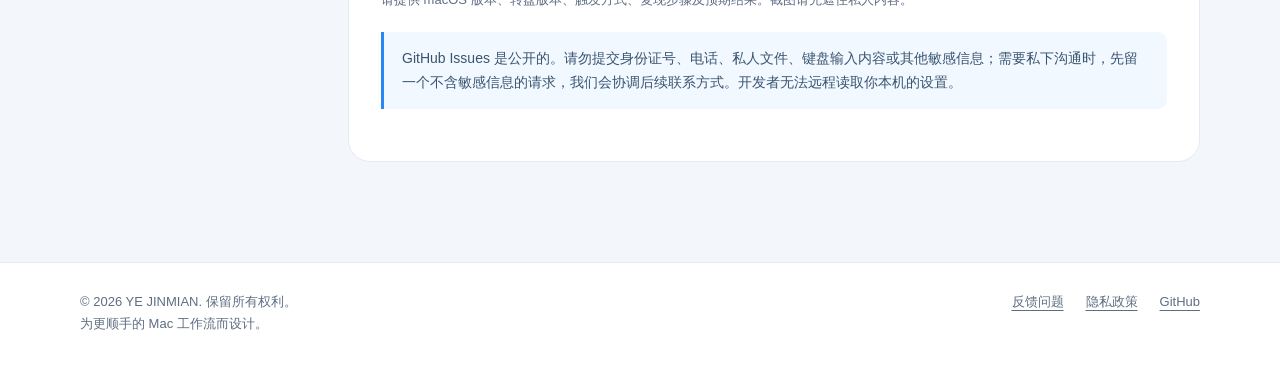
<file: zh-Hans/support.html>
<!doctype html>
<html lang="zh-Hans"><head><meta charset="utf-8"><meta name="viewport" content="width=device-width, initial-scale=1"><meta name="description" content="使用与支持"><meta name="theme-color" content="#f3f7fc"><title>使用与支持 · 转盘</title><link rel="icon" href="../assets/icon.png"><link rel="stylesheet" href="../assets/style.css?v=47cbedd91d"><link rel="alternate" hreflang="zh-Hans" href="../zh-Hans/support.html"><link rel="alternate" hreflang="en" href="../en/support.html"></head>
<body><header><nav class="wrap" aria-label="主导航"><a class="brand" href="support.html"><img src="../assets/icon.png" width="46" height="46" alt=""><span>转盘</span></a><div class="links"><a href="support.html" aria-current="page">使用与支持</a><a href="privacy.html" >隐私政策</a><a class="language" href="../en/support.html" lang="en" hreflang="en">English</a></div></nav></header><main class="wrap" id="main"><div class="hero"><div><p class="eyebrow">SWITCHWHEEL · SUPPORT</p><h1>切换应用，<br>顺手就好。</h1><p class="lede">按住一个键，指向下一个应用，松开即可切换。这里有开始使用、固定位置和权限设置的说明。</p><div class="buttons"><a class="button" href="#start">开始使用</a><a class="button secondary" href="#contact">反馈问题</a></div><p class="hint">适用于 macOS 13 及更新版本 · 简体中文与英文</p></div><div class="wheel-stage" aria-hidden="true"><div class="wheel"><span class="node " style="--angle:0deg">⌘</span><span class="node selected" style="--angle:60deg">↗</span><span class="node " style="--angle:120deg">✓</span><span class="node " style="--angle:180deg">▤</span><span class="node " style="--angle:240deg">▱</span><span class="node " style="--angle:300deg">⌁</span><div class="hub">↗</div></div><span class="wheel-caption">单键 + 鼠标 · 示意图</span></div></div><div class="content-grid"><aside class="toc" aria-label="本页内容"><strong>本页内容</strong><a href="#start">开始使用</a><a href="#positions">固定位置</a><a href="#permissions">权限与控制</a><a href="#faq">常见问题</a><a href="#contact">联系与反馈</a></aside><article class="article"><section id="start"><h2>开始使用</h2><ol class="step-list"><li><div><strong>从菜单栏开始</strong>启动转盘，按照首次引导设置。应用驻留在 Mac 顶部菜单栏，不显示 Dock 图标。</div></li><li><div><strong>按住左侧 Control</strong>全新安装默认长按左 <kbd>Control ⌃</kbd>，约 0.15 秒后显示圆盘。保持按住，移动鼠标指向目标应用，松开切换。已有安装会保留你之前选的触发键。</div></li><li><div><strong>找到适合自己的触发方式</strong>在“设置 → 触发方式”中，可改用左 Option、Command 或 Shift。也可录制组合快捷键，唤出圆盘后点击应用。</div></li></ol><div class="note">按 <kbd>Esc</kbd>、回到圆盘中心或移出圆盘可取消。使用菜单栏“显示或隐藏圆盘”打开时，点击应用完成切换。</div></section><section id="positions"><h2>固定位置</h2><p>把常用应用放在固定方向，形成自己的肌肉记忆。进入“设置 → 固定位置”，直接在圆盘预览中安排图标。</p><ul><li>从 Finder 拖入应用，或点击位置选择应用；拖动已有图标可交换位置。</li><li>内圈可设为 4、6、8、10 或 12 个位置；设为 <strong>0</strong> 可关闭固定位置。</li><li>固定应用未运行时，位置保持空白。请先启动目标应用；转盘切换的是已运行应用。</li><li>关闭“显示其他运行中的应用”时，仅显示固定应用；开启后，其他运行应用加入外围圆环。</li></ul><img class="screenshot" src="../assets/fixed-zh-Hans.png" alt="转盘设置中，直接在圆盘预览里拖动应用安排固定位置" width="2560" height="1600" loading="lazy"><p class="caption">固定位置和拖动布局示例。外围圆环会随其他运行应用数量调整。</p></section><section id="permissions"><h2>权限与控制</h2><h3>输入监控</h3><p>长按模式需要“输入监控”权限，用于识别触发按键及取消手势。打开“系统设置 → 隐私与安全性 → 输入监控”，允许转盘；系统要求时，退出并重新打开应用。</p><p>你可以随时撤销此权限。菜单栏和录制的组合快捷键可在未授权输入监控时使用。</p><h3>选择固定应用</h3><p>沙盒仅保留对你选择的应用的只读访问，用于读取应用信息和图标，并通过安全作用域书签在重启后恢复访问。</p><p>应用不要求屏幕录制或辅助功能权限。更多数据处理细节请阅读<a href="privacy.html">隐私政策</a>。</p></section><section id="faq"><h2>常见问题</h2><details><summary>按键没有反应怎么办？</summary><p>确认长按的是设置中所选键的<strong>左侧</strong>，并持续约 0.15 秒；短按及右侧按键不会触发。检查输入监控权限；如果安装路径或签名变化，可能需要在系统设置里重新授权。然后从菜单栏退出并重启转盘，避免同时运行多个版本。</p></details><details><summary>选了应用，为什么没有切换？</summary><p>长按模式下，保持按住触发键，移到有效应用图标上再松开。中心、圆盘外侧和空位置会取消。组合键或菜单栏唤出模式下，点击图标切换。</p></details><details><summary>圆盘里为什么会有空位置？</summary><p>固定应用尚未运行时会保留空位。先启动该应用，它就会出现在固定方向。只使用固定应用时，也请检查是否已为位置分配应用。</p></details><details><summary>能选择同一个应用的不同窗口吗？</summary><p>转盘按应用切换，每个应用只出现一次。当前版本不区分单独窗口，也不提供窗口预览。</p></details><details><summary>会替换系统 Cmd+Tab 吗？</summary><p>不会修改系统的 Cmd+Tab 绑定；转盘提供另一种应用切换方式，可以和系统切换器一起使用。</p></details><details><summary>如何切换深色外观或退出应用？</summary><p>打开菜单栏中的“设置 → 外观”，选择浅色或深色圆盘。需要退出时，使用转盘菜单栏菜单中的“退出”。</p></details><details><summary>退款、购买和更新问题找谁？</summary><p>购买、退款及更新由 Apple 的 App Store 处理。退款可通过 <a href="https://reportaproblem.apple.com/">Apple 报告问题页面</a>申请；功能和故障问题可通过下方支持入口反馈。</p></details></section><section id="contact"><h2>联系与反馈</h2><p>由 <strong>YE JINMIAN</strong> 开发与维护。使用问题、错误报告、功能建议或隐私问题，请到公开支持仓库反馈，中文和英文均可。</p><div class="buttons"><a class="button" href="https://github.com/ay27/SwitchWheel-Support/issues/new">创建支持问题</a><a class="button secondary" href="https://github.com/ay27/SwitchWheel-Support/issues">查看已有问题</a></div><p class="hint">请提供 macOS 版本、转盘版本、触发方式、复现步骤及预期结果。截图请先遮住私人内容。</p><div class="note">GitHub Issues 是公开的。请勿提交身份证号、电话、私人文件、键盘输入内容或其他敏感信息；需要私下沟通时，先留一个不含敏感信息的请求，我们会协调后续联系方式。开发者无法远程读取你本机的设置。</div></section></article></div></main><footer><div class="wrap footer-row"><div><p>© 2026 YE JINMIAN. 保留所有权利。</p><p>为更顺手的 Mac 工作流而设计。</p></div><div class="footer-links"><a href="support.html#contact">反馈问题</a><a href="privacy.html">隐私政策</a><a href="https://github.com/ay27/SwitchWheel-Support">GitHub</a></div></div></footer></body></html>
</file>
<file: assets/style.css>
:root{color-scheme:light;--ink:#172537;--muted:#5e6e82;--blue:#2687f5;--line:#e5ebf3;--paper:#fff;--wash:#f3f7fc}*{box-sizing:border-box}html{scroll-behavior:smooth;scroll-padding-top:100px}body{margin:0;background:var(--wash);color:var(--ink);font:16px/1.75 -apple-system,BlinkMacSystemFont,"Segoe UI","PingFang SC",sans-serif;-webkit-font-smoothing:antialiased}a{color:#166ed3;text-decoration-thickness:1px;text-underline-offset:4px}a:hover{color:#074e9f}a:focus-visible,summary:focus-visible{outline:3px solid #2687f5;outline-offset:5px;border-radius:4px}.wrap{width:min(1120px,calc(100% - 64px));margin:auto}header{background:#ffffffed;border-bottom:1px solid var(--line)}nav{display:flex;align-items:center;justify-content:space-between;gap:24px;min-height:88px}.brand{display:flex;gap:12px;align-items:center;text-decoration:none;color:var(--ink);font-weight:680;font-size:18px}.brand img{width:46px;height:46px}.links{display:flex;gap:25px;align-items:center;font-size:14px}.links a{text-decoration:none;color:var(--muted)}.links a[aria-current=page]{color:#166ed3;font-weight:650}.links .language{padding:6px 13px;border:1px solid var(--line);border-radius:22px;color:var(--ink)}main{padding-bottom:80px}.hero{display:grid;grid-template-columns:1.2fr .8fr;gap:48px;align-items:center;padding:78px 0 66px}.eyebrow{font-size:12px;font-weight:700;letter-spacing:.16em;text-transform:uppercase;color:#166ed3;margin:0 0 16px}h1{font-size:clamp(36px,4.5vw,58px);line-height:1.15;letter-spacing:-.045em;margin:0 0 24px;font-weight:720}h2{font-size:27px;line-height:1.35;letter-spacing:-.025em;margin:0 0 20px}h3{font-size:18px;line-height:1.5;margin:0 0 10px}.lede{font-size:19px;color:var(--muted);max-width:630px;margin:0}.buttons{display:flex;gap:12px;flex-wrap:wrap;margin-top:30px}.button{display:inline-flex;align-items:center;justify-content:center;background:var(--blue);color:white;border:1px solid var(--blue);border-radius:12px;padding:11px 20px;text-decoration:none;font-weight:600;font-size:15px}.button:hover{background:#1476e4;color:white}.button.secondary{background:white;color:#166ed3;border-color:var(--line)}.hint{font-size:13px;color:var(--muted);margin:17px 0 0}.wheel-stage{position:relative;display:grid;place-items:center;min-height:330px;background:radial-gradient(ellipse,#dcecff 0%,transparent 68%)}.wheel{position:relative;width:288px;height:288px;border-radius:50%;background:conic-gradient(from 0deg,#dbeeff 0deg 60deg,#ffffffdc 60deg 360deg);box-shadow:0 22px 55px #366ba421,inset 0 0 0 1px #ffffff;border:9px solid #ffffff70}.hub{position:absolute;inset:94px;border-radius:50%;background:#fff;box-shadow:0 2px 12px #4377a60b;display:grid;place-items:center;color:var(--blue);font-size:29px}.node{position:absolute;width:46px;height:46px;left:calc(50% - 23px);top:calc(50% - 23px);border-radius:13px;display:grid;place-items:center;background:#edf5ff;color:#2579d6;font-size:23px;font-weight:500;box-shadow:0 5px 12px #224a7910;transform:rotate(var(--angle)) translateY(-104px) rotate(calc(-1 * var(--angle)))}.node.selected{background:#2687f5;color:white}.wheel-caption{position:absolute;bottom:0;font-size:12px;color:var(--muted)}.content-grid{display:grid;grid-template-columns:220px minmax(0,1fr);gap:48px;align-items:start}.toc{position:sticky;top:28px;font-size:14px;padding:16px 0}.toc strong{display:block;font-size:12px;letter-spacing:.1em;text-transform:uppercase;color:var(--muted);margin-bottom:14px}.toc a{display:block;color:var(--muted);text-decoration:none;padding:6px 0}.toc a:hover{color:#166ed3}.article section{padding:32px;background:white;border:1px solid var(--line);border-radius:22px;margin-bottom:20px}.article p{margin:0 0 16px}.article p:last-child{margin-bottom:0}.article ul,.article ol{padding-left:24px;margin:12px 0}.article li{margin:10px 0}.step-list{list-style:none;padding:0!important;counter-reset:step}.step-list li{counter-increment:step;display:grid;grid-template-columns:34px 1fr;gap:14px;margin:22px 0}.step-list li:before{content:counter(step);width:32px;height:32px;display:grid;place-items:center;border-radius:50%;background:#eaf4ff;color:#166ed3;font-weight:650;font-size:14px}.step-list strong{display:block;margin-bottom:3px}.note{border-left:3px solid var(--blue);padding:14px 18px;background:#f2f8ff;color:#395470;font-size:14px;border-radius:0 9px 9px 0;margin:20px 0}.screenshot{width:100%;height:auto;display:block;border-radius:12px;margin:24px 0 12px;border:1px solid #e7eef7}.caption{font-size:12px;color:var(--muted)}kbd{font:inherit;font-size:.9em;background:#f1f5fa;padding:2px 7px;border:1px solid #dfe7f0;border-radius:6px;white-space:nowrap}details{border-bottom:1px solid var(--line);padding:16px 0}details:last-child{border-bottom:0;padding-bottom:0}summary{cursor:pointer;font-weight:600;padding-right:10px}details p{margin-top:12px!important;color:var(--muted)}.meta{display:flex;gap:12px;flex-wrap:wrap;margin-top:24px;font-size:12px;color:var(--muted)}.tag{background:#fff;border:1px solid var(--line);border-radius:30px;padding:5px 12px}.privacy-hero{padding:64px 0 48px;max-width:820px}.privacy-hero .lede{font-size:18px}.table-wrap{overflow:auto}table{border-collapse:collapse;font-size:14px;width:100%;margin:20px 0}th,td{text-align:left;vertical-align:top;border-bottom:1px solid var(--line);padding:12px 10px}th{color:var(--muted);font-size:12px}footer{border-top:1px solid var(--line);padding:28px 0 36px;font-size:13px;color:var(--muted);background:#fff}.footer-row{display:flex;justify-content:space-between;gap:24px;flex-wrap:wrap}.footer-row p{margin:0}.footer-links{display:flex;gap:22px;flex-wrap:wrap}.footer-links a{color:var(--muted)}@media(max-width:800px){.wrap{width:calc(100% - 36px)}nav{min-height:78px;gap:12px}.links{gap:13px;font-size:13px}.brand{font-size:16px;gap:8px}.brand img{width:38px;height:38px}.hero{grid-template-columns:1fr;gap:28px;padding:48px 0}.wheel-stage{min-height:310px}.content-grid{grid-template-columns:1fr;gap:18px}.toc{position:static;display:flex;flex-wrap:wrap;gap:4px 18px;padding:0 0 8px}.toc strong{width:100%;margin:0}.toc a{padding:3px 0}.article section{padding:24px;border-radius:18px}.privacy-hero{padding-top:42px}h2{font-size:24px}}@media(max-width:430px){.brand span{font-size:15px}.links{gap:10px}.links .language{padding:5px 9px}.hero h1{font-size:39px}.lede{font-size:17px}.article section{padding:22px}.brand img{width:34px;height:34px}header .wrap{width:calc(100% - 28px)}}@media(prefers-reduced-motion:reduce){html{scroll-behavior:auto}}
</file>
